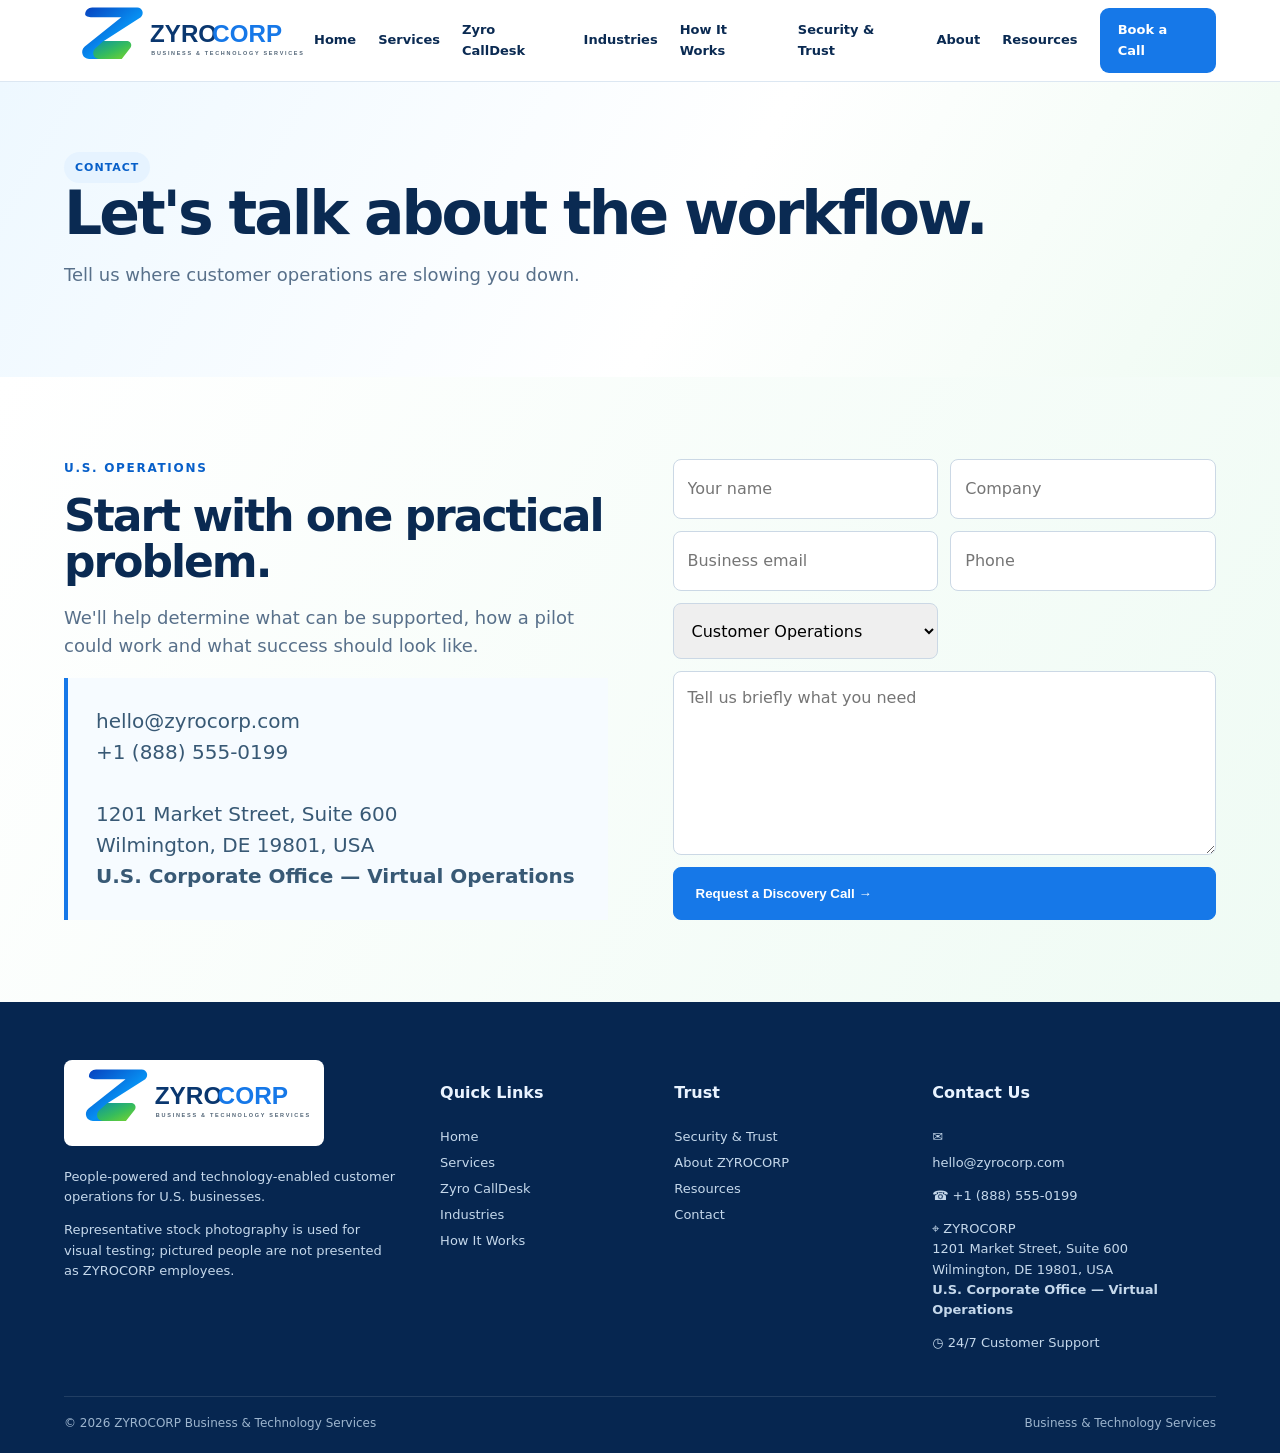
<file: contact.html>
<!doctype html><html lang="en"><head><meta charset="utf-8"><meta name="viewport" content="width=device-width,initial-scale=1"><meta name="description" content="ZYROCORP Business & Technology Services"><link rel="icon" href="logo.svg"><link rel="stylesheet" href="styles.css"><title>ZYROCORP | Business & Technology Services</title></head><body><header class="header"><a class="brand" href="index.html"><img src="logo.svg" alt="ZYROCORP Business & Technology Services"></a><button class="menu">☰</button><nav class="nav">
<a href="index.html">Home</a><a href="services.html">Services</a><a href="calldesk.html">Zyro CallDesk</a><a href="industries.html">Industries</a><a href="how-it-works.html">How It Works</a><a href="security.html">Security & Trust</a><a href="about.html">About</a><a href="resources.html">Resources</a><a class="cta" href="contact.html">Book a Call</a></nav></header><main><section class="page-hero"><span class="badge">CONTACT</span><h1>Let's talk about the workflow.</h1><p class="lead">Tell us where customer operations are slowing you down.</p></section><section class="section contact"><div><div class="eyebrow">U.S. OPERATIONS</div><h2>Start with one practical problem.</h2><p class="lead">We'll help determine what can be supported, how a pilot could work and what success should look like.</p><div class="quote">hello@zyrocorp.com<br>+1 (888) 555-0199<br><br>1201 Market Street, Suite 600<br>Wilmington, DE 19801, USA<br><b>U.S. Corporate Office — Virtual Operations</b></div></div><form id="leadForm"><input name="name" required placeholder="Your name"><input name="company" placeholder="Company"><input name="email" type="email" required placeholder="Business email"><input name="phone" placeholder="Phone"><select name="service"><option>Customer Operations</option><option>Zyro CallDesk</option><option>Appointment Operations</option><option>Property Management</option><option>E-commerce Operations</option><option>IT / MSP Helpdesk</option><option>AI Customer Operations</option></select><textarea name="message" rows="6" placeholder="Tell us briefly what you need"></textarea><button class="btn primary" type="submit">Request a Discovery Call →</button></form></section></main><footer class="footer"><div class="footgrid">
<div><img class="footer-logo" src="logo.svg" alt="ZYROCORP"><p>People-powered and technology-enabled customer operations for U.S. businesses.</p><p>Representative stock photography is used for visual testing; pictured people are not presented as ZYROCORP employees.</p></div>
<div><h4>Quick Links</h4><a href="index.html">Home</a><a href="services.html">Services</a><a href="calldesk.html">Zyro CallDesk</a><a href="industries.html">Industries</a><a href="how-it-works.html">How It Works</a></div>
<div><h4>Trust</h4><a href="security.html">Security & Trust</a><a href="about.html">About ZYROCORP</a><a href="resources.html">Resources</a><a href="contact.html">Contact</a></div>
<div><h4>Contact Us</h4><p>✉ <a href="mailto:hello@zyrocorp.com">hello@zyrocorp.com</a></p><p>☎ +1 (888) 555-0199</p><p>⌖ ZYROCORP<br>1201 Market Street, Suite 600<br>Wilmington, DE 19801, USA<br><b>U.S. Corporate Office — Virtual Operations</b></p><p>◷ 24/7 Customer Support</p></div>
</div><div class="bottom"><span>© 2026 ZYROCORP Business & Technology Services</span><span>Business & Technology Services</span></div></footer><script src="script.js"></script></body></html>
</file>
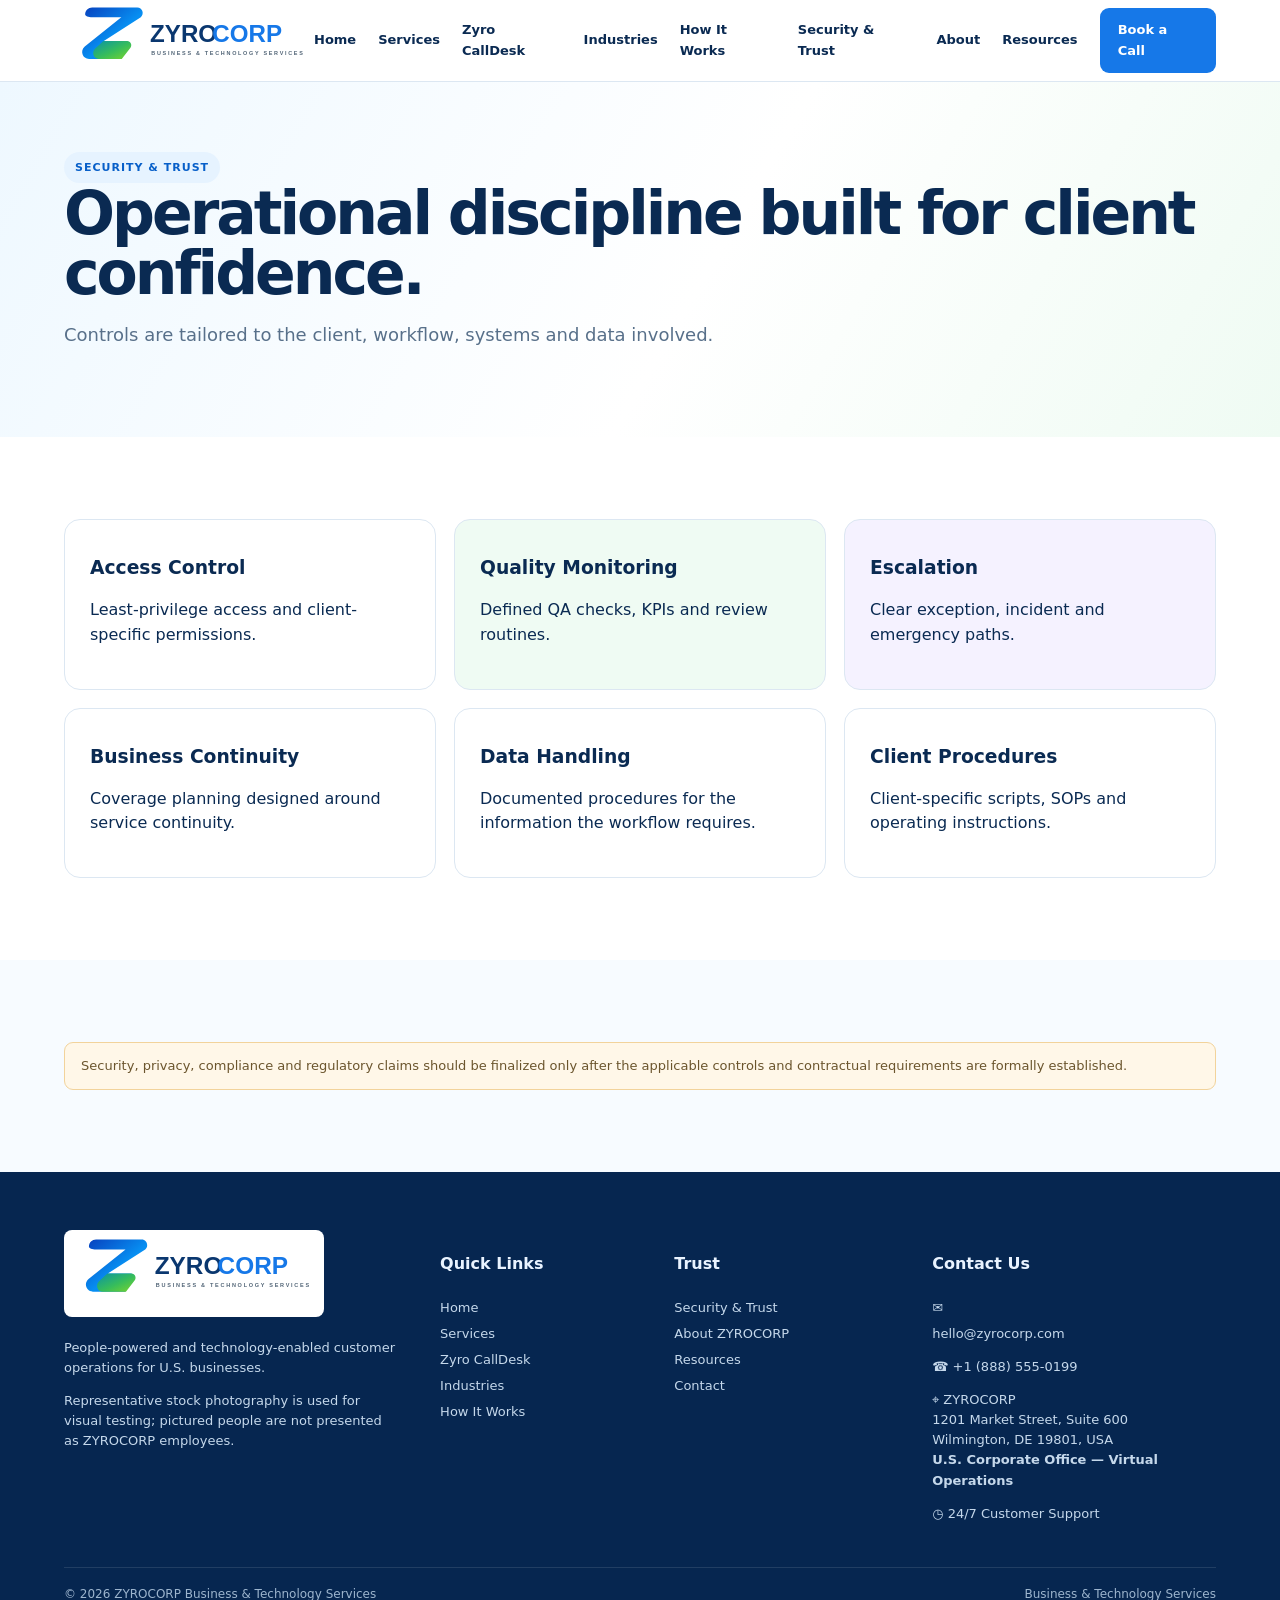
<file: security.html>
<!doctype html><html lang="en"><head><meta charset="utf-8"><meta name="viewport" content="width=device-width,initial-scale=1"><meta name="description" content="ZYROCORP Business & Technology Services"><link rel="icon" href="logo.svg"><link rel="stylesheet" href="styles.css"><title>ZYROCORP | Business & Technology Services</title></head><body><header class="header"><a class="brand" href="index.html"><img src="logo.svg" alt="ZYROCORP Business & Technology Services"></a><button class="menu">☰</button><nav class="nav">
<a href="index.html">Home</a><a href="services.html">Services</a><a href="calldesk.html">Zyro CallDesk</a><a href="industries.html">Industries</a><a href="how-it-works.html">How It Works</a><a href="security.html">Security & Trust</a><a href="about.html">About</a><a href="resources.html">Resources</a><a class="cta" href="contact.html">Book a Call</a></nav></header><main><section class="page-hero"><span class="badge">SECURITY & TRUST</span><h1>Operational discipline built for client confidence.</h1><p class="lead">Controls are tailored to the client, workflow, systems and data involved.</p></section><section class="section"><div class="cards"><div class="card"><h3>Access Control</h3><p>Least-privilege access and client-specific permissions.</p></div><div class="card"><h3>Quality Monitoring</h3><p>Defined QA checks, KPIs and review routines.</p></div><div class="card"><h3>Escalation</h3><p>Clear exception, incident and emergency paths.</p></div><div class="card"><h3>Business Continuity</h3><p>Coverage planning designed around service continuity.</p></div><div class="card"><h3>Data Handling</h3><p>Documented procedures for the information the workflow requires.</p></div><div class="card"><h3>Client Procedures</h3><p>Client-specific scripts, SOPs and operating instructions.</p></div></div></section><section class="section light"><div class="notice">Security, privacy, compliance and regulatory claims should be finalized only after the applicable controls and contractual requirements are formally established.</div></section></main><footer class="footer"><div class="footgrid">
<div><img class="footer-logo" src="logo.svg" alt="ZYROCORP"><p>People-powered and technology-enabled customer operations for U.S. businesses.</p><p>Representative stock photography is used for visual testing; pictured people are not presented as ZYROCORP employees.</p></div>
<div><h4>Quick Links</h4><a href="index.html">Home</a><a href="services.html">Services</a><a href="calldesk.html">Zyro CallDesk</a><a href="industries.html">Industries</a><a href="how-it-works.html">How It Works</a></div>
<div><h4>Trust</h4><a href="security.html">Security & Trust</a><a href="about.html">About ZYROCORP</a><a href="resources.html">Resources</a><a href="contact.html">Contact</a></div>
<div><h4>Contact Us</h4><p>✉ <a href="mailto:hello@zyrocorp.com">hello@zyrocorp.com</a></p><p>☎ +1 (888) 555-0199</p><p>⌖ ZYROCORP<br>1201 Market Street, Suite 600<br>Wilmington, DE 19801, USA<br><b>U.S. Corporate Office — Virtual Operations</b></p><p>◷ 24/7 Customer Support</p></div>
</div><div class="bottom"><span>© 2026 ZYROCORP Business & Technology Services</span><span>Business & Technology Services</span></div></footer><script src="script.js"></script></body></html>
</file>
<file: styles.css>
:root{--navy:#062650;--ink:#0a2a52;--blue:#1678e8;--sky:#eef8ff;--green:#25b95b;--line:#dce7f2;--muted:#58708a}
*{box-sizing:border-box}html{scroll-behavior:smooth}body{margin:0;font-family:Inter,ui-sans-serif,system-ui,-apple-system,"Segoe UI",Arial,sans-serif;color:var(--ink);line-height:1.55;background:#fff}a{text-decoration:none;color:inherit}.header{height:82px;position:sticky;top:0;z-index:50;background:#fff;border-bottom:1px solid var(--line);display:flex;align-items:center;justify-content:space-between;padding:0 5%}.brand img{width:250px;height:70px;display:block}.nav{display:flex;align-items:center;gap:22px;font-size:13px;font-weight:800}.nav a:hover,.active{color:var(--blue)!important}.cta{background:var(--blue);color:#fff!important;border-radius:9px;padding:12px 18px}.menu{display:none;border:0;background:none;font-size:25px}.hero{padding:78px 5%;display:grid;grid-template-columns:43% 57%;gap:30px;align-items:center;background:linear-gradient(120deg,#f4fbff,#fff 55%,#effbf3)}.eyebrow{font-size:12px;font-weight:900;letter-spacing:1.7px;color:#075fc9;margin-bottom:15px}.hero h1{font-size:clamp(50px,5.5vw,82px);line-height:.96;letter-spacing:-4px;margin:0 0 24px;color:#082854}.hero h1 span{color:var(--blue)}.hero p{font-size:19px;color:#4e6a85;max-width:650px}.actions{display:flex;gap:12px;flex-wrap:wrap;margin:26px 0}.btn{display:inline-flex;align-items:center;gap:14px;padding:15px 22px;border-radius:8px;font-weight:850;border:1px solid #8db0d3}.primary{background:var(--blue);color:#fff;border-color:var(--blue)}.secondary{background:#fff}.proof{display:flex;gap:20px;flex-wrap:wrap;font-size:13px;font-weight:750;color:#4e6a85}.proof b{color:#1aaf55}.hero-img{width:100%;height:520px;object-fit:cover;border-radius:28px;box-shadow:0 25px 65px #082b551d}.photo-note{font-size:11px;color:#6c7d8d;margin-top:8px}.section{padding:82px 5%}.light{background:#f7fbff}.split{display:grid;grid-template-columns:1fr 1fr;gap:65px;align-items:center}.section h2{font-size:44px;line-height:1.06;letter-spacing:-2px;margin:0 0 18px}.lead{font-size:18px;color:var(--muted)}.cards{display:grid;grid-template-columns:repeat(3,1fr);gap:18px}.card{border:1px solid var(--line);border-radius:16px;padding:25px;background:#fff}.card:nth-child(2){background:#effbf3}.card:nth-child(3){background:#f5f2ff}.card h3{margin:8px 0}.icon{font-size:30px;color:var(--blue)}.band{padding:22px 5%;display:grid;grid-template-columns:repeat(4,1fr);gap:25px;background:#f5faff;border-block:1px solid var(--line)}.band small{display:block;color:var(--muted)}.dark{background:linear-gradient(135deg,#062650,#0b427c);color:#fff}.dark .lead{color:#c8dbee}.dark .eyebrow{color:#78baff}.workflow{display:grid;gap:14px}.workflow div{border:1px solid #ffffff25;background:#ffffff0b;border-radius:14px;padding:20px}.workflow b{color:#65b1ff;margin-right:18px}.workflow strong{display:block;font-size:18px;margin-top:7px}.workflow span{display:block;color:#bdd2e8;font-size:13px}.photo-grid{display:grid;grid-template-columns:1.3fr .7fr;gap:18px}.photo-grid img{width:100%;height:100%;min-height:260px;object-fit:cover;border-radius:18px}.photo-grid .stack{display:grid;gap:18px}.stack img{min-height:0;height:260px}.team-cards{display:grid;grid-template-columns:repeat(3,1fr);gap:18px;margin-top:28px}.person{border:1px solid var(--line);border-radius:16px;overflow:hidden;background:#fff}.person img{width:100%;height:270px;object-fit:cover}.person div{padding:17px}.person small{color:#6a7c8f}.steps{display:grid;grid-template-columns:repeat(4,1fr);gap:18px}.steps div{border-top:3px solid var(--blue);padding:22px;background:#f7fbff}.steps b{color:var(--blue)}.industry{display:grid;grid-template-columns:repeat(4,1fr);gap:16px}.industry .card{min-height:180px}.contact{display:grid;grid-template-columns:1fr 1fr;gap:65px;background:linear-gradient(120deg,#fff,#effbf4)}form{display:grid;grid-template-columns:1fr 1fr;gap:12px}input,select,textarea{width:100%;padding:14px;border:1px solid #cbd8e5;border-radius:8px;font:inherit}textarea{grid-column:1/-1}form button{grid-column:1/-1;border:0;cursor:pointer}.footer{background:#062650;color:#e9f3ff;padding:58px 5% 20px}.footgrid{display:grid;grid-template-columns:1.4fr .8fr .9fr 1.2fr;gap:45px}.footer-logo{width:260px;background:#fff;border-radius:8px;padding:8px}.footer p,.footer a{color:#c5d8eb;font-size:13px}.footer a{display:block;margin:6px 0}.bottom{border-top:1px solid #ffffff1c;margin-top:30px;padding-top:17px;display:flex;justify-content:space-between;font-size:12px;color:#9db5ce}.page-hero{padding:70px 5%;background:linear-gradient(120deg,#eef8ff,#fff 55%,#effbf3)}.page-hero h1{font-size:60px;line-height:1;letter-spacing:-3px;margin:0 0 15px}.badge{display:inline-block;background:#e6f3ff;color:#075fc9;padding:7px 11px;border-radius:999px;font-size:11px;font-weight:900;letter-spacing:1px}.quote{padding:28px;border-left:4px solid var(--blue);background:#f6fbff;color:#385975;font-size:20px}.notice{padding:13px 16px;background:#fff7e8;border:1px solid #f2d39b;border-radius:9px;color:#6b552d;font-size:13px}@media(max-width:1100px){.nav{gap:12px;font-size:11px}.hero{grid-template-columns:1fr}.hero-img{height:450px}.cards,.industry{grid-template-columns:repeat(2,1fr)}.band{grid-template-columns:repeat(2,1fr)}.footgrid{grid-template-columns:1fr 1fr}}@media(max-width:760px){.header{height:72px}.brand img{width:205px;height:60px}.menu{display:block}.nav{display:none;position:absolute;top:72px;left:0;right:0;background:#fff;padding:18px;flex-direction:column;align-items:stretch;border-bottom:1px solid var(--line)}.nav.open{display:flex}.nav .cta{text-align:center}.hero{padding:55px 6%}.hero h1{font-size:51px}.hero-img{height:360px}.section{padding:60px 6%}.split,.contact{grid-template-columns:1fr}.cards,.industry,.team-cards,.steps{grid-template-columns:1fr}.photo-grid{grid-template-columns:1fr}.stack img{height:240px}.band{grid-template-columns:1fr}.footgrid{grid-template-columns:1fr}.bottom{flex-direction:column;gap:7px}}
</file>
